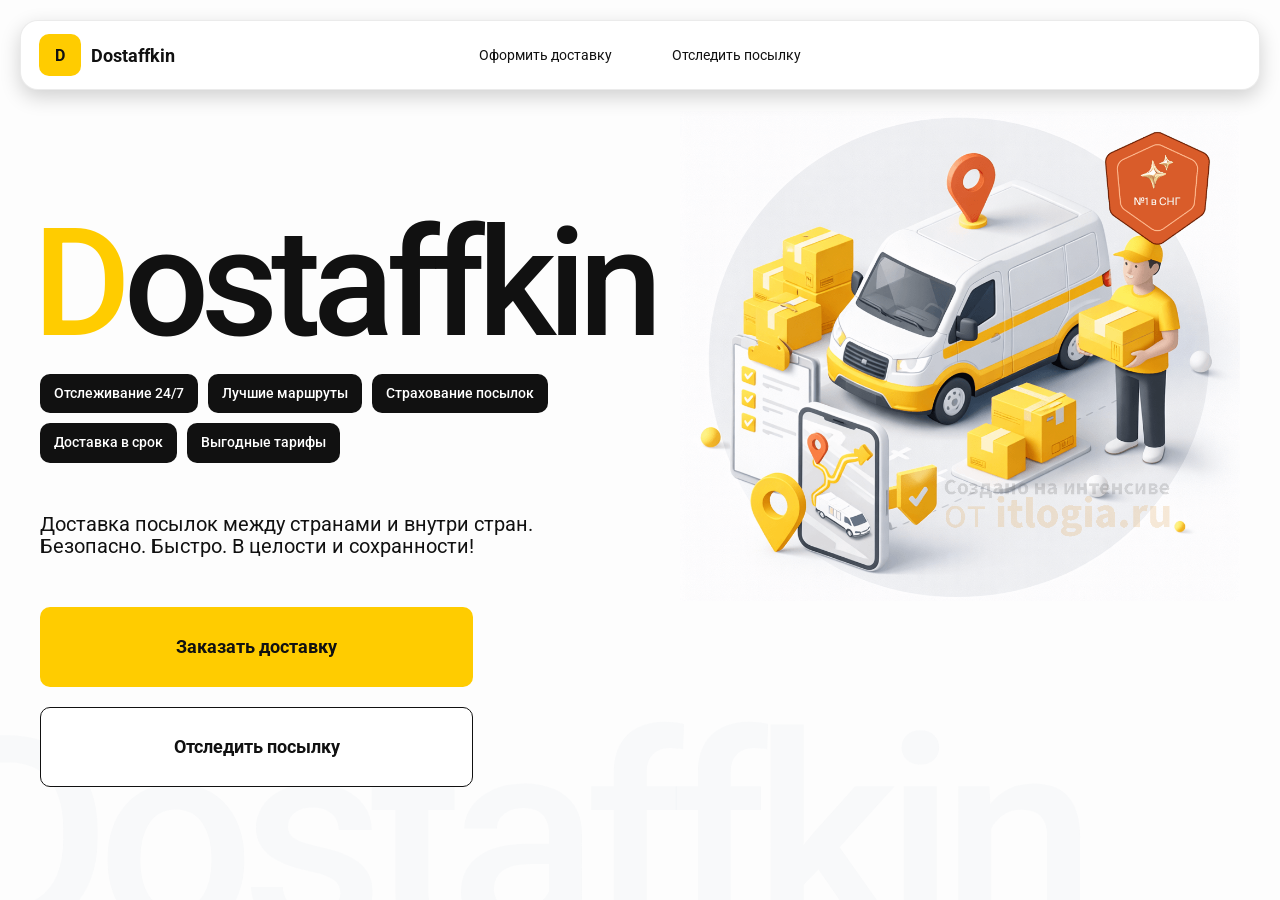
<file: index.html>
<!doctype html>
<html lang="ru">
  <head>
    <meta charset="utf-8" />
    <meta
      name="viewport"
      content="width=device-width,initial-scale=1,maximum-scale=1,user-scalable=0"
    />
    <title>
      Dostaffkin — Доставка посылок между странами и внутри стран. Безопасно.
      Быстро. В целости и сохранности!
    </title>
    <link href="styles/base.css" rel="stylesheet" />
    <link href="styles/base_adaptive.css" rel="stylesheet" />
    <link href="styles/index.css" rel="stylesheet" />
    <link href="styles/index_adaptive.css" rel="stylesheet" />
  </head>
  <body>
    <div class="container">
      <header class="header">
        <a class="header-brand" href="#">
          <div class="header-logo">D</div>
          <div class="header-title">Dostaffkin</div>
        </a>
        <nav class="header-menu">
          <a class="header-link" href="./order.html"
            >Оформить <span>доставку</span></a
          >
          <a class="header-link" href="./track.html"
            >Отследить <span>посылку</span></a
          >
        </nav>
      </header>
      <main class="main">
        <section class="main-info">
          <div class="main-title"><span>D</span>ostaffkin</div>
          <div class="main-features">
            <div class="main-feature">Отслеживание 24/7</div>
            <div class="main-feature">Лучшие маршруты</div>
            <div class="main-feature">Страхование посылок</div>
            <div class="main-feature">Доставка в срок</div>
            <div class="main-feature">Выгодные тарифы</div>
          </div>
          <div class="main-description">
            Доставка посылок между странами и внутри стран. Безопасно. Быстро. В
            целости и сохранности!
          </div>
          <div class="main-actions">
            <a class="button" type="button" href="./order.html"
              >Заказать доставку</a
            >
            <a class="button button-white" type="button" href="./track.html"
              >Отследить посылку</a
            >
          </div>
        </section>
        <div class="main-title-ghost">Dostaffkin</div>
        <section class="main-image">
          <img src="images/main-image.png" alt="Main image" />
        </section>
      </main>
    </div>
  </body>
</html>
</file>
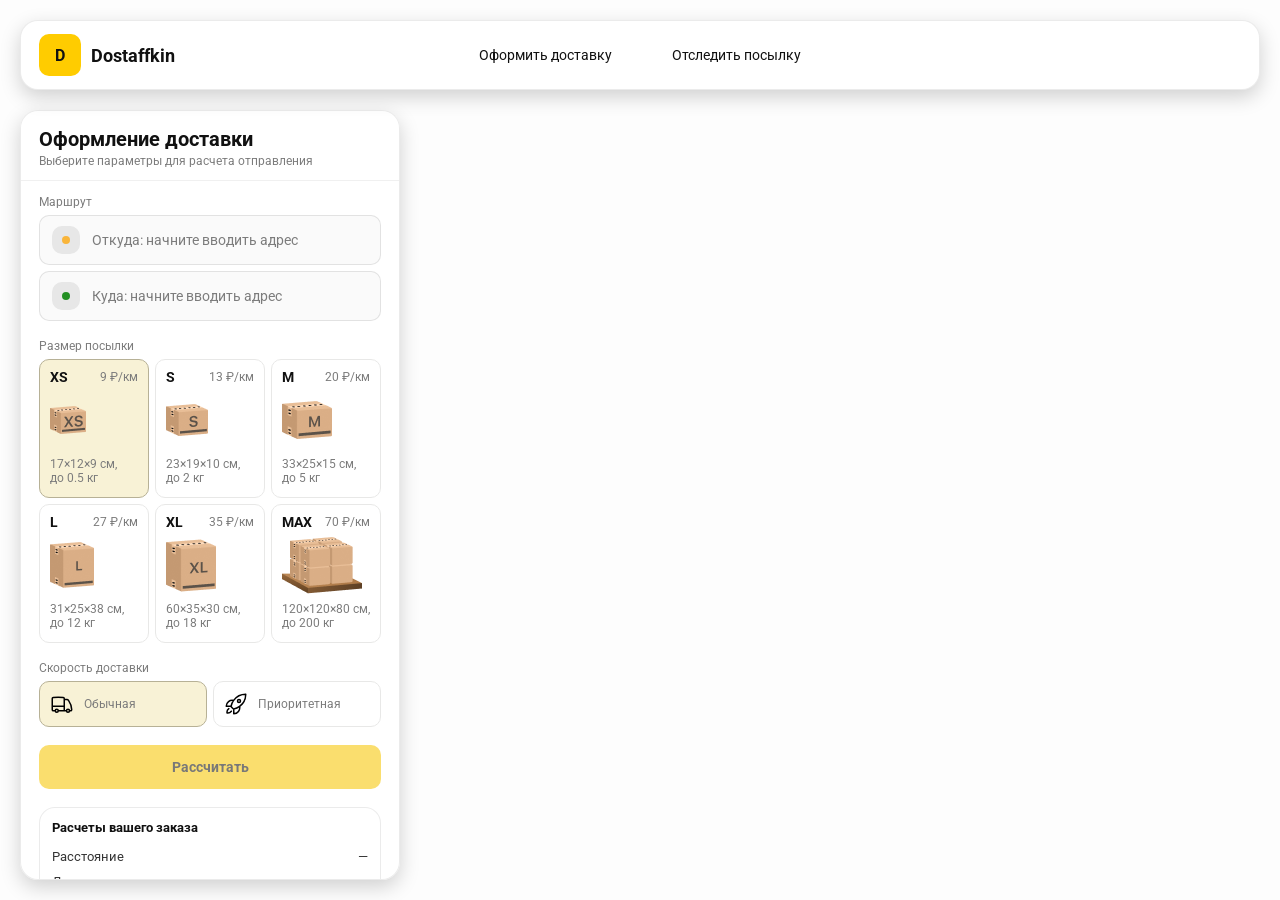
<file: order.html>
<!doctype html>
<html lang="ru">
  <head>
    <meta charset="utf-8" />
    <meta
      name="viewport"
      content="width=device-width,initial-scale=1,maximum-scale=1,user-scalable=0"
    />
    <title>Оформление доставки</title>

    <link rel="stylesheet" href="styles/base.css" />
    <link rel="stylesheet" href="styles/base_adaptive.css" />

    <link rel="stylesheet" href="styles/order.css" />
    <link rel="stylesheet" href="styles/order_adaptive.css" />

    <script
      src="https://api-maps.yandex.ru/2.1/?lang=ru_RU&apikey=e2710c71-1b7b-4f9e-8cc3-6b9bd7327085&suggest_apikey=4918a122-ede9-4d14-9970-e54166555616"
      type="text/javascript"
    ></script>
  </head>
  <body>
    <div id="map"></div>

    <header class="header">
      <a class="header-brand" href="./index.html">
        <div class="header-logo">D</div>
        <div class="header-title">Dostaffkin</div>
      </a>
      <nav class="header-menu">
        <a class="header-link" href="#">Оформить <span>доставку</span></a>
        <a class="header-link" href="./track.html"
          >Отследить <span>посылку</span></a
        >
      </nav>
    </header>

    <aside class="main" id="sidebar">
      <div class="main-header">
        <div class="main-title">Оформление доставки</div>
        <div class="main-text">Выберите параметры для расчета отправления</div>
      </div>
      <div class="main-content">
        <div class="main-route">
          <div class="main-block-title">Маршрут</div>
          <div class="main-fields">
            <div class="main-field" id="fromField">
              <div class="main-pin"></div>
              <input
                id="from"
                placeholder="Откуда: начните вводить адрес"
                autocomplete="off"
              />
              <div
                class="main-ac"
                id="fromAc"
                role="listbox"
                aria-label="Подсказки адресов"
              ></div>
            </div>

            <div class="main-field" id="toField">
              <div class="main-pin"></div>
              <input
                id="to"
                placeholder="Куда: начните вводить адрес"
                autocomplete="off"
              />
              <div
                class="main-ac"
                id="toAc"
                role="listbox"
                aria-label="Подсказки адресов"
              ></div>
            </div>
          </div>
        </div>
        <div class="main-package">
          <div class="main-block-title">Размер посылки</div>

          <div class="main-sizes">
            <div class="main-size-card is-active" data-value="xs">
              <div class="main-size-top">
                <div class="main-size-label">XS</div>
                <div class="main-size-rate">9 ₽/км</div>
              </div>
              <div class="main-size-media">
                <img src="images/sizes/xs.png" alt="Короб XS" />
              </div>
              <div class="main-size-description">
                17×12×9 см,<br />до 0.5 кг
              </div>
            </div>

            <div class="main-size-card" data-value="s">
              <div class="main-size-top">
                <div class="main-size-label">S</div>
                <div class="main-size-rate">13 ₽/км</div>
              </div>
              <div class="main-size-media">
                <img src="images/sizes/s.png" alt="Короб S" />
              </div>
              <div class="main-size-description">23×19×10 см,<br />до 2 кг</div>
            </div>

            <div class="main-size-card" data-value="m">
              <div class="main-size-top">
                <div class="main-size-label">M</div>
                <div class="main-size-rate">20 ₽/км</div>
              </div>
              <div class="main-size-media">
                <img src="images/sizes/m.png" alt="Короб M" />
              </div>
              <div class="main-size-description">33×25×15 см,<br />до 5 кг</div>
            </div>

            <div class="main-size-card" data-value="l">
              <div class="main-size-top">
                <div class="main-size-label">L</div>
                <div class="main-size-rate">27 ₽/км</div>
              </div>
              <div class="main-size-media">
                <img src="images/sizes/l.png" alt="Короб L" />
              </div>
              <div class="main-size-description">
                31×25×38 см,<br />до 12 кг
              </div>
            </div>
            <div class="main-size-card" data-value="xl">
              <div class="main-size-top">
                <div class="main-size-label">XL</div>
                <div class="main-size-rate">35 ₽/км</div>
              </div>
              <div class="main-size-media">
                <img src="images/sizes/xl.png" alt="Короб XL" />
              </div>
              <div class="main-size-description">
                60×35×30 см,<br />до 18 кг
              </div>
            </div>
            <div class="main-size-card" data-value="max">
              <div class="main-size-top">
                <div class="main-size-label">MAX</div>
                <div class="main-size-rate">70 ₽/км</div>
              </div>
              <div class="main-size-media main-size-media-palleta">
                <img src="images/sizes/max.png" alt="Паллета" />
              </div>
              <div class="main-size-description">
                120×120×80 см,<br />до 200 кг
              </div>
            </div>
          </div>
        </div>
        <div class="main-speed">
          <div class="main-block-title">Скорость доставки</div>
          <div class="main-speeds">
            <div class="main-speed-card is-active" data-value="regular">
              <img
                class="main-speed-media"
                src="images/icons/regular.svg"
                alt="Regular"
              />
              <div class="main-speed-description">Обычная</div>
            </div>
            <div class="main-speed-card" data-value="fast">
              <img
                class="main-speed-media"
                src="images/icons/fast.svg"
                alt="Fast"
              />
              <div class="main-speed-description">Приоритетная</div>
            </div>
          </div>
        </div>
        <div class="main-calculate-block">
          <button
            id="calc"
            class="button calculate-button"
            type="button"
            disabled
          >
            Рассчитать
          </button>
        </div>
        <div class="main-result" id="result">
          <div class="main-result-title">Расчеты вашего заказа</div>
          <div class="main-result-lines">
            <div class="main-result-line">
              <span>Расстояние</span><span id="distanceValue">—</span>
            </div>
            <div class="main-result-line">
              <span>Доставим через</span><span id="durationValue">—</span>
            </div>
            <div class="main-result-line">
              <span>Тариф</span><span id="rateValue">—</span>
            </div>
          </div>
          <div class="main-price">
            <div class="main-price-label">Итого</div>
            <div class="main-price-value" id="totalValue">—</div>
          </div>
        </div>
        <div class="main-order-box">
          <div class="main-order-form" id="orderForm">
            <div class="main-order-title">Оформление доставки</div>
            <div class="main-block-info-row">
              <div class="main-block-title">Контакты</div>
              <div class="order-fields">
                <div class="main-field">
                  <input
                    id="customerName"
                    placeholder="Ваше имя"
                    autocomplete="off"
                  />
                </div>
                <div class="main-field">
                  <input
                    id="customerPhone"
                    placeholder="Ваш телефон"
                    autocomplete="off"
                    inputmode="tel"
                  />
                </div>
              </div>
            </div>
            <div class="main-block-info-row extra-info">
              <div class="main-block-title">Дополнительная информация</div>
              <div class="main-field textarea">
                <textarea
                  id="comment"
                  placeholder="Детали доставки и комментарии"
                ></textarea>
              </div>
            </div>
            <button
              id="submit"
              class="button main-submit-request"
              type="button"
              disabled
            >
              Отправить заявку
            </button>
          </div>

          <div class="main-order-success" id="orderSuccess">
            <div class="main-success-icon">✓</div>
            <div class="main-success-title">Заявка отправлена!</div>
            <div class="main-success-title">
              Номер отправления – <span id="orderId"></span>
            </div>
            <div class="main-success-subtitle">Мы скоро свяжемся с вами</div>
          </div>
        </div>
      </div>
    </aside>

    <script src="scripts/order.js"></script>
  </body>
</html>
</file>
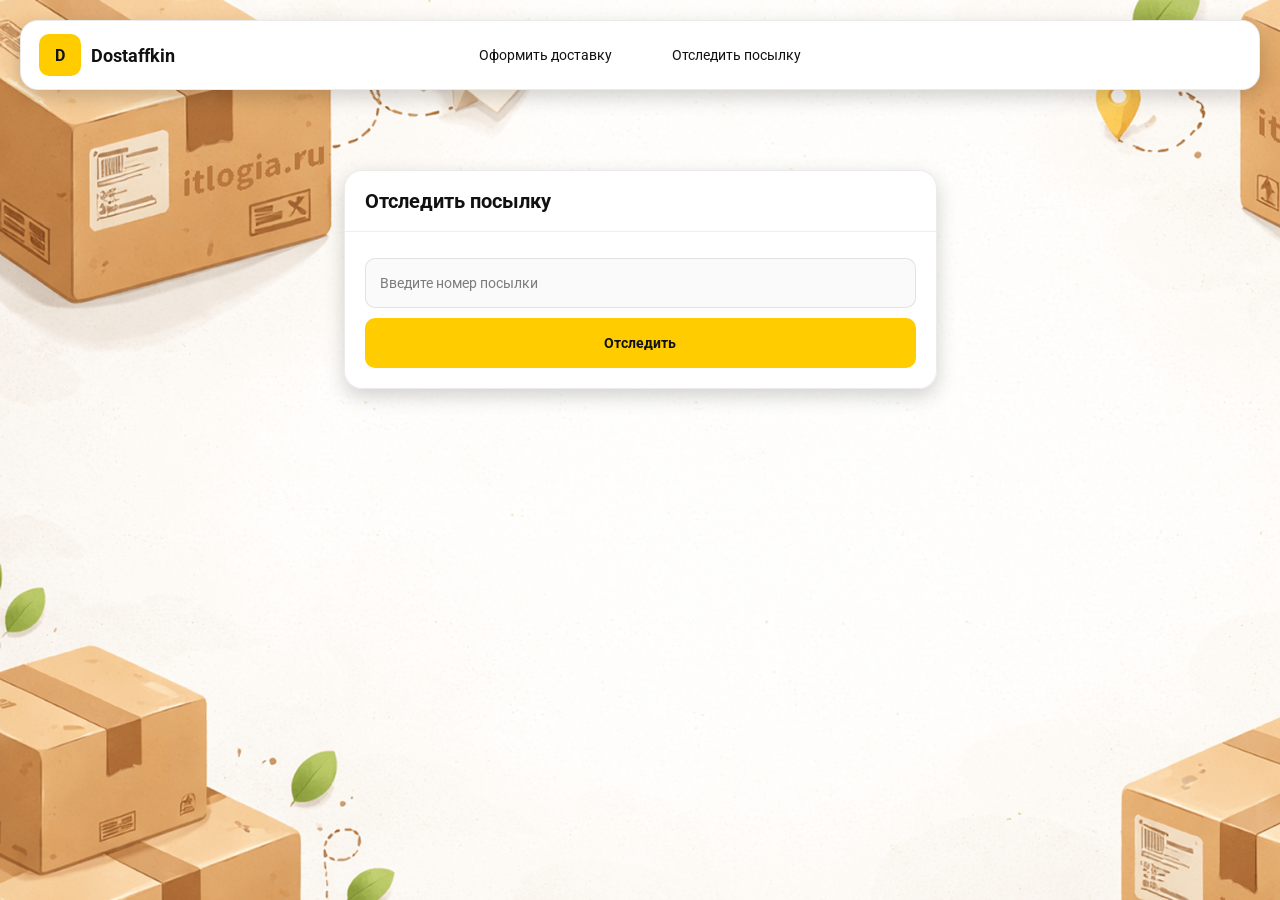
<file: track.html>
<!doctype html>
<html lang="ru">
  <head>
    <meta charset="utf-8" />
    <meta
      name="viewport"
      content="width=device-width,initial-scale=1,maximum-scale=1,user-scalable=0"
    />
    <title>Отследить посылку</title>
    <link rel="stylesheet" href="styles/base.css" />
    <link rel="stylesheet" href="styles/base_adaptive.css" />

    <link rel="stylesheet" href="styles/track.css" />
    <link rel="stylesheet" href="styles/track_adaptive.css" />
  </head>
  <body>
    <div class="container">
      <header class="header">
        <a class="header-brand" href="./index.html">
          <div class="header-logo">D</div>
          <div class="header-title">Dostaffkin</div>
        </a>
        <nav class="header-menu">
          <a class="header-link" href="./order.html"
            >Оформить <span>доставку</span></a
          >
          <a class="header-link" href="#">Отследить <span>посылку</span></a>
        </nav>
      </header>
      <main class="track-content">
        <section class="track-card track-search">
          <div class="track-title">Отследить посылку</div>
          <div class="track-action">
            <div class="main-field track-field">
              <input
                id="trackNumber"
                placeholder="Введите номер посылки"
                autocomplete="off"
              />
            </div>
            <button id="trackButton" class="button track-button" type="button">
              Отследить
            </button>
          </div>
        </section>
        <section class="track-card track-result" id="trackResult">
          <div class="track-result-header">
            <div class="track-id" id="trackIdValue"></div>
            <div class="track-routes">
              <div class="track-route">
                <div class="track-route-pin">
                  <svg
                    xmlns="http://www.w3.org/2000/svg"
                    fill="none"
                    viewBox="0 0 24 24"
                    stroke-width="1.5"
                    stroke="orange"
                    class="size-6"
                  >
                    <path
                      stroke-linecap="round"
                      stroke-linejoin="round"
                      d="M15 10.5a3 3 0 1 1-6 0 3 3 0 0 1 6 0Z"
                    />
                    <path
                      stroke-linecap="round"
                      stroke-linejoin="round"
                      d="M19.5 10.5c0 7.142-7.5 11.25-7.5 11.25S4.5 17.642 4.5 10.5a7.5 7.5 0 1 1 15 0Z"
                    />
                  </svg>
                </div>
                <div class="track-route-address" id="trackFromValue">
                  Откуда: Москва, улица Арбат, 1
                </div>
              </div>
              <div class="track-route track-route-arrow">
                <svg
                  xmlns="http://www.w3.org/2000/svg"
                  fill="none"
                  viewBox="0 0 24 24"
                  stroke-width="1.5"
                  stroke="currentColor"
                  class="size-6"
                >
                  <path
                    stroke-linecap="round"
                    stroke-linejoin="round"
                    d="M19.5 13.5 12 21m0 0-7.5-7.5M12 21V3"
                  />
                </svg>
              </div>
              <div class="track-route">
                <div class="track-route-pin">
                  <svg
                    xmlns="http://www.w3.org/2000/svg"
                    fill="none"
                    viewBox="0 0 24 24"
                    stroke-width="1.5"
                    stroke="green"
                    class="size-6"
                  >
                    <path
                      stroke-linecap="round"
                      stroke-linejoin="round"
                      d="M15 10.5a3 3 0 1 1-6 0 3 3 0 0 1 6 0Z"
                    />
                    <path
                      stroke-linecap="round"
                      stroke-linejoin="round"
                      d="M19.5 10.5c0 7.142-7.5 11.25-7.5 11.25S4.5 17.642 4.5 10.5a7.5 7.5 0 1 1 15 0Z"
                    />
                  </svg>
                </div>
                <div class="track-route-address" id="trackToValue">
                  Куда: Минск, проспект Независимости, 58
                </div>
              </div>
            </div>
          </div>
          <div class="track-info">
            <div class="track-status-title">Статус данной посылки:</div>
            <div class="track-status-list" id="trackStatusList"></div>
          </div>
        </section>
      </main>
    </div>

    <script src="scripts/track.js"></script>
  </body>
</html>
</file>
<file: styles/base.css>
*,
*::before,
*::after {
  box-sizing: border-box;
}

@font-face {
  font-family: "Roboto";
  src: url("../fonts/Roboto-Regular.ttf");
  font-weight: normal;
}

@font-face {
  font-family: "Roboto";
  src: url("../fonts/Roboto-Bold.ttf");
  font-weight: bold;
}

@font-face {
  font-family: "Roboto";
  src: url("../fonts/Roboto-Medium.ttf");
  font-weight: 500;
}

html,
body {
  margin: 0;
  color: #111111;
  font-family: "Roboto", sans-serif;
}

body {
  background: #fdfdfd;
}
.header {
  border-radius: 18px;
  box-shadow: 0 7px 20px 0 #0000002e;
  backdrop-filter: blur(10px);
  background: #ffffff;
  left: 20px;
  border: 1px solid rgba(0, 0, 0, 0.08);
  position: fixed;
  right: 20px;
  top: 20px;
  padding: 14px 18px;
  height: 70px;
  display: flex;
  align-items: center;
  z-index: 6;
}

.header-brand {
  display: flex;
  align-items: center;
  text-decoration: none;
  gap: 10px;
}

.header-logo {
  width: 42px;
  height: 42px;
  border-radius: 10px;
  background: #ffcc00;
  display: grid;
  place-items: center;
  font-weight: bold;
  color: #111;
}

.header-title {
  font-size: 18px;
  font-weight: bold;
  color: #111111;
  text-decoration: none;
}

.header-menu {
  display: flex;
  align-items: center;
  gap: 60px;
  margin: 0;
  position: absolute;
  left: 50%;
  transform: translateX(-50%);
}

.header-link {
  font-size: 14px;
  color: #111111;
  text-decoration: none;
}

.button {
  border: 0;
  outline: none;
  height: 44px;
  border-radius: 10px;
  font-size: 14px;
  font-weight: bold;
  cursor: pointer;
  font-family: inherit;
  transition:
    transform 0.08s ease,
    opacity 0.12s ease;
  background: #ffcc00;
  color: #111111;
  text-align: center;
  text-decoration: none;
}

.button:hover {
  background-color: #e5bc19;
}

.button:disabled {
  cursor: not-allowed;
  background-color: #fade6e;
  color: #787878;
  transform: none;
}

.button.button-white {
  background: #ffffff;
  border: 1px solid #111111;
}

.button.button-white:hover {
  background: rgb(241 241 241);
}

.main-field {
  display: flex;
  align-items: center;
  margin-top: 6px;
  gap: 10px;
  border: 1px solid #1111111a;
  background: #fafafa;
  border-radius: 10px;
  padding: 10px 12px;
  position: relative;
  box-sizing: border-box;
  height: 50px;
}

.main-field.textarea {
  height: auto;
}

.main-pin {
  width: 28px;
  height: 28px;
  border-radius: 10px;
  background: rgba(17, 17, 17, 0.08);
  display: grid;
  place-items: center;
  flex: 0 0 auto;
  position: relative;
}

.main-pin::before {
  content: "";
  width: 8px;
  height: 8px;
  border-radius: 999px;
  background: orange;
  opacity: 0.75;
  display: block;
}

.main-field:last-child .main-pin::before {
  background: green;
  opacity: 0.85;
}

input,
textarea {
  width: 100%;
  border: 0;
  outline: none;
  background: transparent;
  font-size: 14px;
  color: #111111;
  font-family: inherit;
}

textarea {
  resize: vertical;
  min-height: 72px;
  padding: 2px 0;
}

input::placeholder,
textarea::placeholder {
  color: #7c7c7c;
}

.main-field:focus-within {
  border-color: rgba(0, 0, 0, 0.2);
  box-shadow: 0 0 0 4px rgba(255, 204, 0, 0.35);
  background: rgba(255, 255, 255, 0.75);
}
</file>
<file: styles/base_adaptive.css>
@media (max-width: 767px) {
  .header {
    left: 10px;
    right: 10px;
    top: 10px;
  }

  .header-link span {
    display: none;
  }

  .header-menu {
    gap: 20px;
    justify-content: flex-start;
    margin: 0 0 0 30px;
    position: static;
    transform: none;
  }
}

@media (max-width: 420px) {
  .header-title {
    display: none;
  }
}

@media (max-width: 374px) {
  .header-menu {
    gap: 10px;
    margin: 0 0 0 10px;
  }
}
</file>
<file: styles/index.css>
.container {
  overflow: hidden;
  min-height: 100vh;
}

.main {
  padding: 111px 40px 40px;
  position: relative;
  display: flex;
}

.main-info {
  max-width: 840px;
  width: 100%;
  position: relative;
}

.main-title {
  margin-top: 98px;
  font-weight: 500;
  font-size: 200px;
  line-height: 1;
  letter-spacing: -0.05em;
  color: #111111;
  left: -15px;
  position: relative;
}

.main-title span {
  color: #ffcc00;
}

.main-features {
  margin-top: 15px;
  display: flex;
  flex-wrap: wrap;
  gap: 10px;
}

.main-feature {
  background: #111111;
  color: #ffffff;
  padding: 12px 14px;
  font-weight: 500;
  font-size: 14px;
  line-height: 1.1;
  border-radius: 10px;
}

.main-description {
  margin-top: 50px;
  max-width: 500px;
  font-size: 20px;
  line-height: 1.1;
  color: #111111;
}

.main-actions {
  margin-top: 50px;
  display: flex;
  flex-direction: column;
  gap: 20px;
}

.main-actions .button {
  height: 80px;
  width: 433px;
  font-size: 18px;
  font-weight: bold;
  place-items: center;
  display: grid;
}

.main-title-ghost {
  position: absolute;
  z-index: -1;
  left: -70px;
  bottom: -150px;
  font-weight: 500;
  font-size: 278px;
  line-height: 1;
  letter-spacing: -0.05em;
  color: #ecedf04d;
}

.main-image {
  width: 1024px;
  top: 100px;
  z-index: -2;
}

.main-image img {
  width: 100%;
  max-width: 1024px;
  height: auto;
  display: block;
}
</file>
<file: styles/index_adaptive.css>
@media (max-width: 1760px) {
  .main-title {
    font-size: 150px;
    left: -7px;
  }

  .main-info {
    max-width: 640px;
  }
}

@media (max-width: 1200px) {
  .main-info {
    max-width: 540px;
  }

  .main {
    padding: 111px 20px 20px;
  }

  .main-title {
    font-size: 120px;
    left: -4px;
  }

  .main-title-ghost {
    font-size: 220px;
  }
}

@media (max-width: 1024px) {
  .main-title {
    margin-top: 30px;
  }

  .main {
    flex-direction: column-reverse;
  }

  .main-image {
    max-width: 350px;
    position: absolute;
    left: 370px;
    top: 370px;
  }

  .main-info {
    max-width: 100%;
  }

  .main-actions {
    gap: 10px;
  }

  .main-actions .button {
    height: 50px;
    font-size: 14px;
    width: auto;
    max-width: 300px;
  }

  .main-description {
    max-width: 350px;
  }
}

@media (max-width: 570px) {
  .main-title {
    font-size: 88px;
  }

  .main-description {
    max-width: 100%;
  }

  .main-actions {
    width: 100%;
  }

  .main-actions .button {
    width: 100%;
    max-width: 100%;
  }

  .main-image {
    max-width: 650px;
    position: absolute;
    left: 170px;
    top: 70px;
    opacity: 0.2;
  }
}

@media (max-width: 400px) {
  .main-title {
    font-size: 70px;
  }
}
</file>
<file: styles/order.css>
#map {
  position: fixed;
  inset: 0;
}

.main {
  border-radius: 18px;
  box-shadow: 0 7px 20px 0 #0000002e;
  backdrop-filter: blur(10px);
  background: rgba(255, 255, 255, 0.96);
  left: 20px;
  border: 1px solid rgba(0, 0, 0, 0.08);
  position: fixed;
  top: 110px;
  bottom: 20px;
  width: 380px;
  display: flex;
  flex-direction: column;
  overflow: hidden;
  z-index: 5;
}

.main-header {
  padding: 18px 18px 12px 18px;
  border-bottom: 1px solid rgba(0, 0, 0, 0.06);
  display: flex;
  flex-direction: column;
}

.main-title {
  font-size: 20px;
  line-height: 100%;
  font-weight: bold;
}

.main-text {
  font-size: 12px;
  margin-top: 5px;
  color: #7c7c7c;
}

.main-content {
  padding: 14px 18px 18px 18px;
  overflow: auto;
  scrollbar-width: none;
  display: flex;
  flex-direction: column;
  gap: 18px;
  flex: 1;
}

.main-block-title {
  font-size: 12px;
  color: #7c7c7c;
}

.main-route .main-block-title,
.main-package .main-block-title {
  margin-bottom: 6px;
}

.main-sizes {
  display: grid;
  gap: 6px;
  grid-template-columns: repeat(3, 1fr);
}

.main-size-card {
  border: 1px solid #e8e8e7;
  background: #ffffff;
  border-radius: 10px;
  padding: 10px;
  cursor: pointer;
  user-select: none;
  transition:
    transform 0.08s ease,
    border-color 0.12s ease,
    background 0.12s ease;
  min-height: 139px;
}

.main-size-card:hover {
  transform: translateY(-1px);
}

.main-size-card.is-active {
  background-color: #f8f2d6;
  border-color: #b7b196;
}

.main-size-top {
  display: flex;
  align-items: center;
  justify-content: space-between;
}

.main-size-label {
  font-weight: bold;
  font-size: 14px;
  color: #111111;
  line-height: 100%;
}

.main-size-rate {
  font-size: 12px;
  color: #7c7c7c;
  line-height: 100%;
}

.main-size-media {
  margin-top: 8px;
  height: 57px;
}

.main-size-description {
  margin-top: 8px;
  font-size: 12px;
  color: #7c7c7c;
  line-height: 1.2;
}

.calculate-button {
  width: 100%;
}

.main-result {
  border: 1px solid rgba(0, 0, 0, 0.08);
  background: rgba(255, 255, 255, 0.75);
  border-radius: 16px;
  padding: 12px;
  line-height: 1.25;
}

.main-result-title {
  font-weight: bold;
  font-size: 13px;
  color: #111111;
  margin-bottom: 13px;
}

.main-result-lines {
  gap: 8px;
  display: flex;
  flex-direction: column;
}

.main-result-line {
  font-size: 13px;
  color: rgba(17, 17, 17, 0.85);
  display: flex;
  justify-content: space-between;
}

.main-price {
  margin-top: 18px;
  padding-top: 10px;
  border-top: 1px dashed rgba(0, 0, 0, 0.12);
  display: flex;
  align-items: baseline;
  justify-content: space-between;
}

.main-price-label {
  font-size: 12px;
  color: rgba(17, 17, 17, 0.55);
}

.main-price-value {
  font-size: 20px;
  font-weight: bold;
  color: #111111;
  letter-spacing: -0.3px;
}

.main-order-box {
  background: #ffffff;
  border: 1px solid #e8e8e7;
  border-radius: 10px;
  padding: 12px;
}

.main-order-title {
  margin-bottom: 8px;
  font-weight: bold;
  font-size: 14px;
  color: #111111;
}

.main-block-info {
  display: flex;
  flex-direction: column;
  gap: 6px;
}

.order-fields {
  display: grid;
  grid-template-columns: 1fr 1fr;
  column-gap: 10px;
  margin-top: 6px;
}

.main-block-info-row.extra-info {
  display: block;
  margin-top: 13px;
}

.main-submit-request {
  width: 100%;
  margin-top: 6px;
}

.main-order-success {
  display: none;
  text-align: center;
  padding: 22px 12px;
  gap: 12px;
}

.main-order-success.is-visible {
  display: flex;
  flex-direction: column;
  align-items: center;
}

.main-success-icon {
  width: 56px;
  height: 56px;
  border-radius: 50%;
  background: #16a34a;
  color: #ffffff;
  display: grid;
  place-items: center;
  font-size: 30px;
}

.main-success-title {
  font-size: 14px;
  font-weight: bold;
  color: #111111;
}

.main-success-subtitle {
  font-size: 12px;
  color: rgba(17, 17, 17, 0.55);
  line-height: 1.3;
}

.main-speed .main-block-title {
  margin-bottom: 6px;
}

.main-speeds {
  display: grid;
  gap: 6px;
  grid-template-columns: repeat(2, 1fr);
}

.main-speed-card {
  border: 1px solid #e8e8e7;
  background: #ffffff;
  border-radius: 10px;
  padding: 10px;
  cursor: pointer;
  user-select: none;
  transition:
    transform 0.08s ease,
    border-color 0.12s ease,
    background 0.12s ease;
  display: flex;
  align-items: center;
  gap: 10px;
}

.main-speed-card:hover {
  transform: translateY(-1px);
}

.main-speed-card.is-active {
  background-color: #f8f2d6;
  border-color: #b7b196;
}

.main-speed-description {
  font-size: 12px;
  color: #7c7c7c;
  line-height: 1.2;
}
</file>
<file: styles/order_adaptive.css>
@media (max-width: 767px) {
  .main {
    left: 10px;
    right: 10px;
    top: 50%;
    bottom: 12px;
    width: auto;
    max-width: none;
  }
}

@media (max-width: 420px) {
  .main-sizes {
    grid-template-columns: repeat(2, 1fr);
  }
}
</file>
<file: styles/track.css>
.container {
  background: #f4f4f4 url("../images/track-bg.png");
  background-size: cover;
  min-height: 100vh;
  padding: 170px 0 50px 0;
}

.track-content {
  width: 593px;
  margin: 0 auto;
}

.track-card {
  width: 100%;
  border-radius: 18px;
  box-shadow: 0 7px 20px 0 #0000002e;
  backdrop-filter: blur(10px);
  background: rgba(255, 255, 255, 0.96);
  border: 1px solid rgba(0, 0, 0, 0.08);
}

.track-title {
  font-size: 20px;
  line-height: 100%;
  font-weight: bold;
  border-bottom: 1px solid #eeeeee;
  padding: 20px;
}

.track-action {
  padding: 20px;
}

.track-button {
  width: 100%;
  height: 50px;
}

.track-field {
  margin-bottom: 10px;
}

.track-result {
  margin-top: 5px;
  display: none;
}

.track-result.is-visible {
  display: block;
}

.track-result-header {
  font-weight: bold;
  font-size: 14px;
  color: #111111;
  padding: 20px;
  border-bottom: 1px solid #eeeeee;
}

.track-id {
  margin-bottom: 12px;
  font-size: 20px;
}

.track-routes {
  display: flex;
  flex-direction: column;
  gap: 10px;
  font-weight: normal;
}

.track-route {
  display: flex;
  align-items: center;
  gap: 10px;
}

.track-route-pin {
  width: 24px;
  height: 24px;
  flex-shrink: 0;
}

.track-route-arrow {
  padding: 15px 0;
  width: 24px;
  height: 24px;
}

.track-info {
  padding: 20px;
}

.track-status {
  display: flex;
  align-items: center;
  font-size: 12px;
  gap: 10px;
}

.track-status-title {
  font-size: 14px;
  color: #111111;
  margin-bottom: 20px;
}

.track-status-list {
  display: flex;
  flex-direction: column;
  gap: 15px;
}

.track-status-icon {
  width: 40px;
  height: 40px;
  border-radius: 50%;
  background: rgba(17, 17, 17, 0.08);
  display: grid;
  place-items: center;
  flex: 0 0 auto;
}

.track-status.created .track-status-icon {
  background-color: #f1cb00;
}

.track-status.in-way .track-status-icon {
  background-color: #f08a11;
}

.track-status.ready .track-status-icon {
  background-color: #a35d0a;
}

.track-status.done .track-status-icon {
  background-color: #37c93b;
}

.track-status-text {
  display: flex;
  align-items: center;
  justify-content: space-between;
  color: #111111;
  font-size: 12px;
  flex: 1;
}

.track-status-date {
  color: rgba(17, 17, 17, 0.55);
}
</file>
<file: styles/track_adaptive.css>
@media (max-width: 767px) {
  .container {
    padding: 130px 0 50px 0;
  }

  .track-content {
    width: 100%;
    padding-left: 10px;
    padding-right: 10px;
  }

  .track-result-header {
    padding: 20px;
  }
}
</file>
